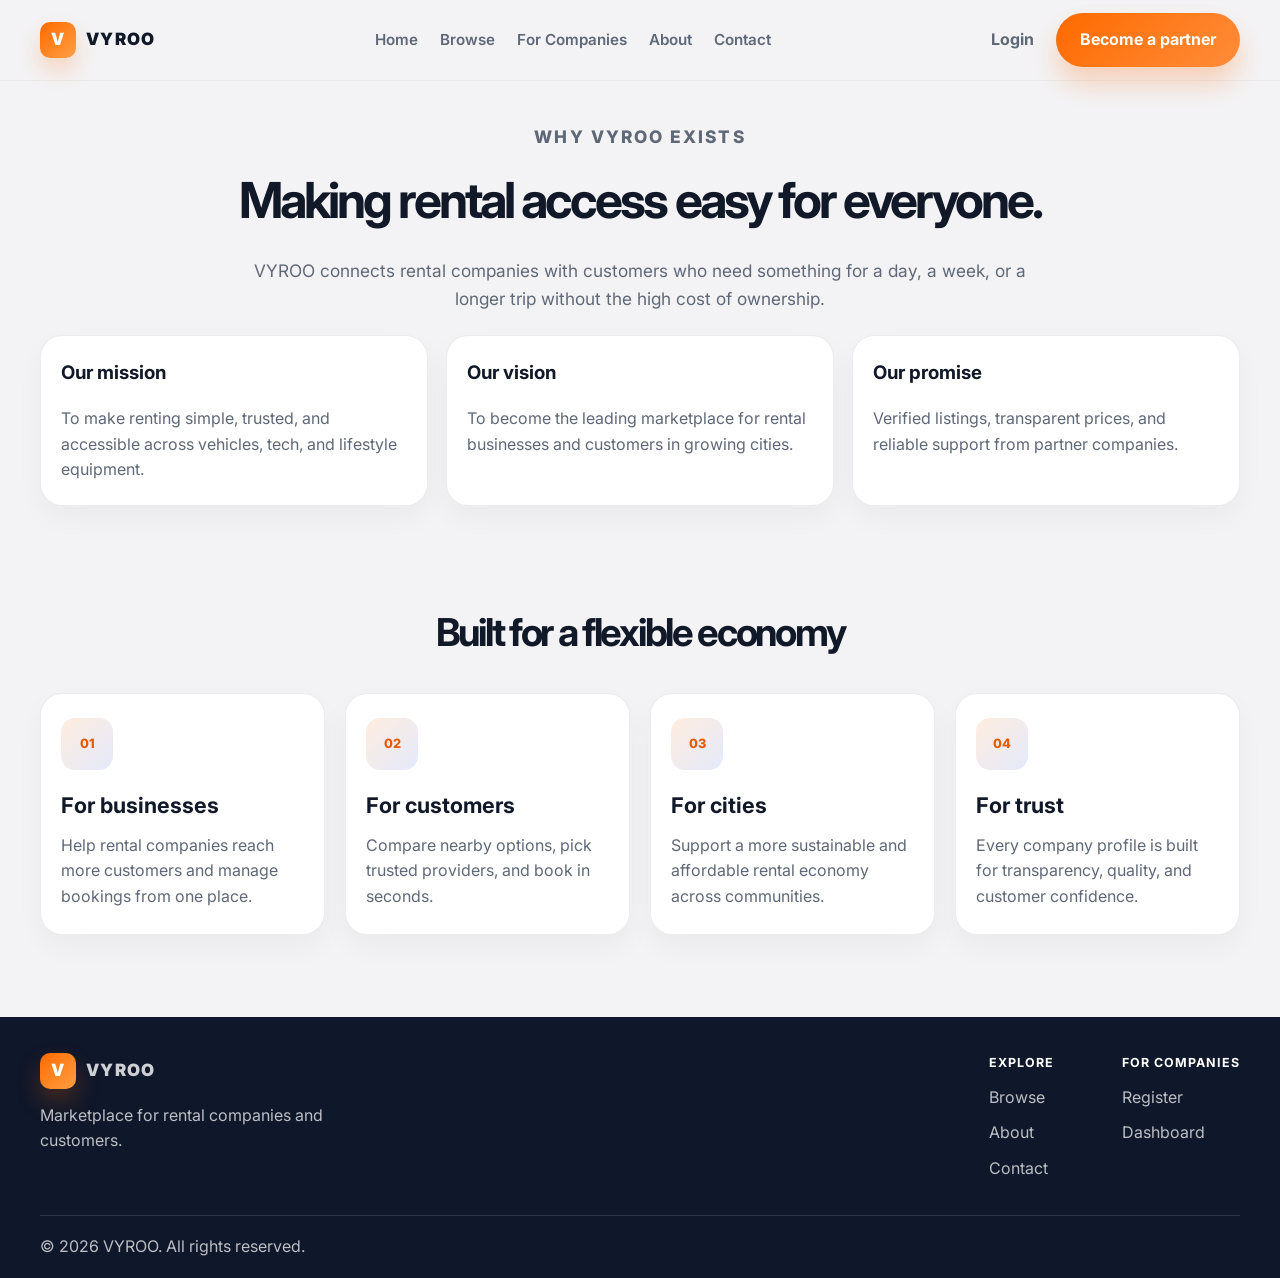
<file: about.html>
<!DOCTYPE html>
<html lang="en">
  <head>
    <meta charset="UTF-8" />
    <meta name="viewport" content="width=device-width, initial-scale=1.0" />
    <title>About | VYROO</title>
    <meta name="description" content="Learn about the VYROO rental marketplace and how it connects rental companies with customers." />
    <link rel="preconnect" href="https://fonts.googleapis.com" />
    <link rel="preconnect" href="https://fonts.gstatic.com" crossorigin />
    <link href="https://fonts.googleapis.com/css2?family=Inter:wght@400;500;600;700;800;900&display=swap" rel="stylesheet" />
    <link rel="stylesheet" href="styles.css" />
  </head>
  <body>
    <header class="site-header">
      <div class="container nav-wrap">
        <a class="brand" href="index.html"><span class="brand-mark">V</span><span>VYROO</span></a>
        <button class="nav-toggle" aria-label="Toggle navigation" aria-expanded="false">
          <span></span><span></span><span></span>
        </button>
        <nav class="main-nav" aria-label="Main navigation">
          <a href="index.html">Home</a>
          <a href="browse.html">Browse</a>
          <a href="register-company.html">For Companies</a>
          <a href="about.html">About</a>
          <a href="contact.html">Contact</a>
        </nav>
        <div class="nav-actions">
          <a class="link-ghost" href="login.html">Login</a>
          <a class="btn btn-primary" href="register-company.html">Become a partner</a>
        </div>
      </div>
    </header>

    <main class="page-shell">
      <section class="container about-hero">
        <p class="mini-label">Why VYROO exists</p>
        <h1>Making rental access easy for everyone.</h1>
        <p>VYROO connects rental companies with customers who need something for a day, a week, or a longer trip without the high cost of ownership.</p>
      </section>

      <section class="container info-grid">
        <div class="info-box">
          <h3>Our mission</h3>
          <p>To make renting simple, trusted, and accessible across vehicles, tech, and lifestyle equipment.</p>
        </div>
        <div class="info-box">
          <h3>Our vision</h3>
          <p>To become the leading marketplace for rental businesses and customers in growing cities.</p>
        </div>
        <div class="info-box">
          <h3>Our promise</h3>
          <p>Verified listings, transparent prices, and reliable support from partner companies.</p>
        </div>
      </section>

      <section class="container team-section">
        <h2>Built for a flexible economy</h2>
        <div class="feature-grid">
          <div class="feature-card">
            <div class="icon-wrap">01</div>
            <h3>For businesses</h3>
            <p>Help rental companies reach more customers and manage bookings from one place.</p>
          </div>
          <div class="feature-card">
            <div class="icon-wrap">02</div>
            <h3>For customers</h3>
            <p>Compare nearby options, pick trusted providers, and book in seconds.</p>
          </div>
          <div class="feature-card">
            <div class="icon-wrap">03</div>
            <h3>For cities</h3>
            <p>Support a more sustainable and affordable rental economy across communities.</p>
          </div>
          <div class="feature-card">
            <div class="icon-wrap">04</div>
            <h3>For trust</h3>
            <p>Every company profile is built for transparency, quality, and customer confidence.</p>
          </div>
        </div>
      </section>
    </main>

    <footer class="site-footer">
      <div class="container footer-wrap">
        <div class="footer-brand">
          <a class="brand" href="index.html"><span class="brand-mark">V</span><span>VYROO</span></a>
          <p>Marketplace for rental companies and customers.</p>
        </div>
        <div class="footer-links">
          <div>
            <h4>Explore</h4>
            <a href="browse.html">Browse</a>
            <a href="about.html">About</a>
            <a href="contact.html">Contact</a>
          </div>
          <div>
            <h4>For companies</h4>
            <a href="register-company.html">Register</a>
            <a href="company-dashboard.html">Dashboard</a>
          </div>
        </div>
      </div>
      <div class="container footer-bottom"><span>© <span id="year"></span> VYROO. All rights reserved.</span></div>
    </footer>

    <script src="script.js"></script>
  </body>
</html>
</file>
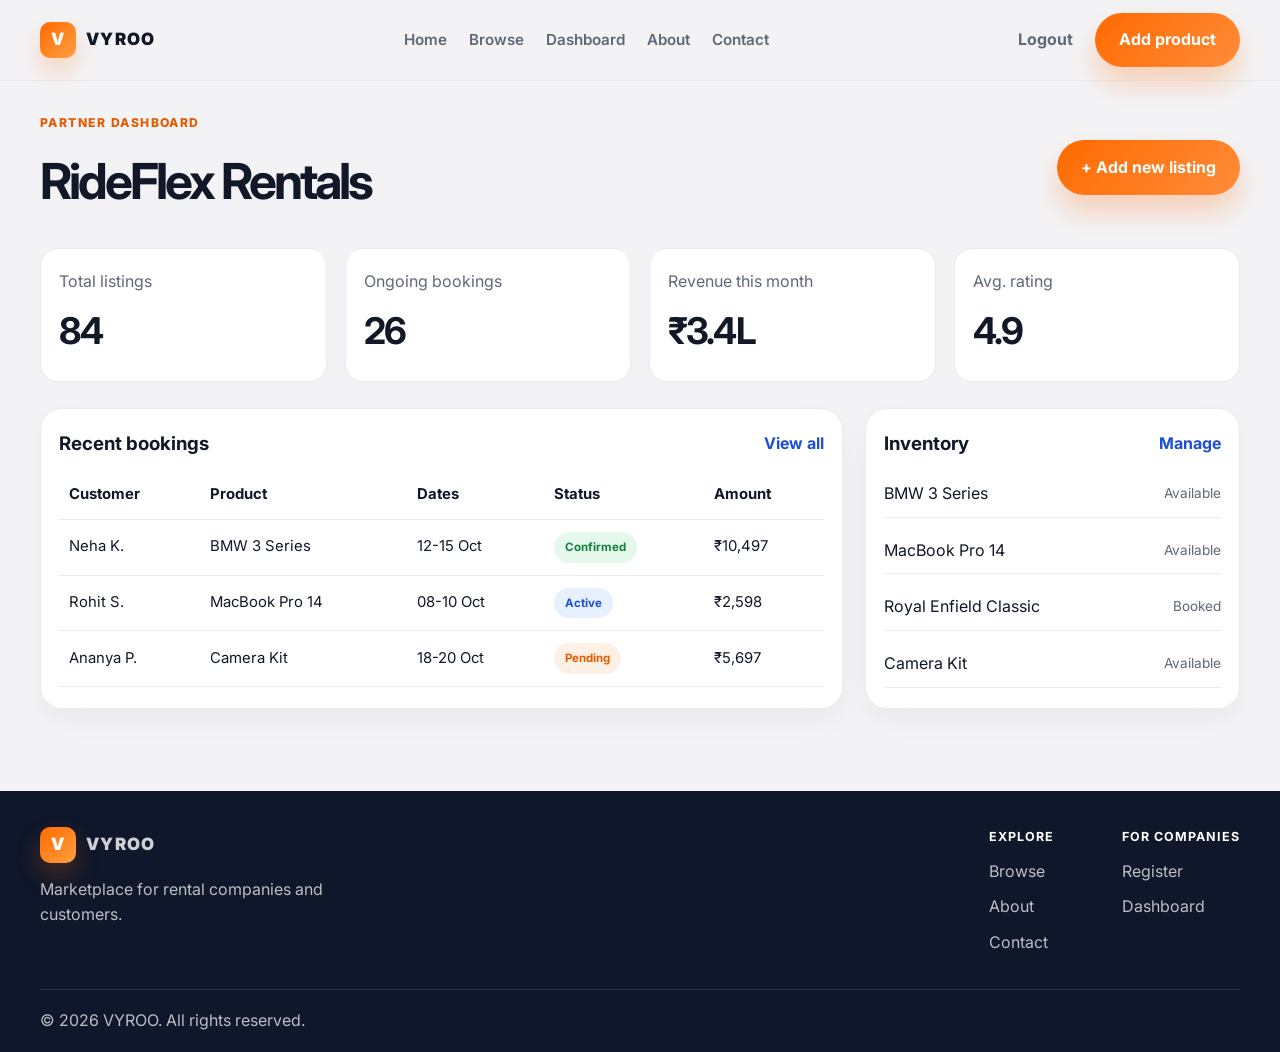
<file: company-dashboard.html>
<!DOCTYPE html>
<html lang="en">
  <head>
    <meta charset="UTF-8" />
    <meta name="viewport" content="width=device-width, initial-scale=1.0" />
    <title>Company Dashboard | VYROO</title>
    <meta name="description" content="Manage your rental inventory and bookings from the VYROO company dashboard." />
    <link rel="preconnect" href="https://fonts.googleapis.com" />
    <link rel="preconnect" href="https://fonts.gstatic.com" crossorigin />
    <link href="https://fonts.googleapis.com/css2?family=Inter:wght@400;500;600;700;800;900&display=swap" rel="stylesheet" />
    <link rel="stylesheet" href="styles.css" />
  </head>
  <body>
    <header class="site-header">
      <div class="container nav-wrap">
        <a class="brand" href="index.html"><span class="brand-mark">V</span><span>VYROO</span></a>
        <button class="nav-toggle" aria-label="Toggle navigation" aria-expanded="false">
          <span></span><span></span><span></span>
        </button>
        <nav class="main-nav" aria-label="Main navigation">
          <a href="index.html">Home</a>
          <a href="browse.html">Browse</a>
          <a href="company-dashboard.html">Dashboard</a>
          <a href="about.html">About</a>
          <a href="contact.html">Contact</a>
        </nav>
        <div class="nav-actions">
          <a class="link-ghost" href="index.html">Logout</a>
          <a class="btn btn-primary" href="register-company.html">Add product</a>
        </div>
      </div>
    </header>

    <main class="page-shell dashboard-shell">
      <section class="container page-header dashboard-header">
        <div>
          <p class="mini-label">Partner dashboard</p>
          <h1>RideFlex Rentals</h1>
        </div>
        <a class="btn btn-primary" href="register-company.html">+ Add new listing</a>
      </section>

      <section class="container dashboard-stats">
        <div class="stat-box">
          <span>Total listings</span>
          <strong>84</strong>
        </div>
        <div class="stat-box">
          <span>Ongoing bookings</span>
          <strong>26</strong>
        </div>
        <div class="stat-box">
          <span>Revenue this month</span>
          <strong>₹3.4L</strong>
        </div>
        <div class="stat-box">
          <span>Avg. rating</span>
          <strong>4.9</strong>
        </div>
      </section>

      <section class="container dashboard-grid">
        <div class="panel-card wide-panel">
          <div class="panel-head">
            <h3>Recent bookings</h3>
            <a href="#">View all</a>
          </div>
          <table class="data-table">
            <thead>
              <tr>
                <th>Customer</th>
                <th>Product</th>
                <th>Dates</th>
                <th>Status</th>
                <th>Amount</th>
              </tr>
            </thead>
            <tbody>
              <tr>
                <td>Neha K.</td>
                <td>BMW 3 Series</td>
                <td>12-15 Oct</td>
                <td><span class="status confirmed">Confirmed</span></td>
                <td>₹10,497</td>
              </tr>
              <tr>
                <td>Rohit S.</td>
                <td>MacBook Pro 14</td>
                <td>08-10 Oct</td>
                <td><span class="status active">Active</span></td>
                <td>₹2,598</td>
              </tr>
              <tr>
                <td>Ananya P.</td>
                <td>Camera Kit</td>
                <td>18-20 Oct</td>
                <td><span class="status pending">Pending</span></td>
                <td>₹5,697</td>
              </tr>
            </tbody>
          </table>
        </div>

        <div class="panel-card">
          <div class="panel-head">
            <h3>Inventory</h3>
            <a href="#">Manage</a>
          </div>
          <ul class="simple-list">
            <li>BMW 3 Series <span>Available</span></li>
            <li>MacBook Pro 14 <span>Available</span></li>
            <li>Royal Enfield Classic <span>Booked</span></li>
            <li>Camera Kit <span>Available</span></li>
          </ul>
        </div>
      </section>
    </main>

    <footer class="site-footer">
      <div class="container footer-wrap">
        <div class="footer-brand">
          <a class="brand" href="index.html"><span class="brand-mark">V</span><span>VYROO</span></a>
          <p>Marketplace for rental companies and customers.</p>
        </div>
        <div class="footer-links">
          <div>
            <h4>Explore</h4>
            <a href="browse.html">Browse</a>
            <a href="about.html">About</a>
            <a href="contact.html">Contact</a>
          </div>
          <div>
            <h4>For companies</h4>
            <a href="register-company.html">Register</a>
            <a href="company-dashboard.html">Dashboard</a>
          </div>
        </div>
      </div>
      <div class="container footer-bottom"><span>© <span id="year"></span> VYROO. All rights reserved.</span></div>
    </footer>

    <script src="script.js"></script>
  </body>
</html>
</file>
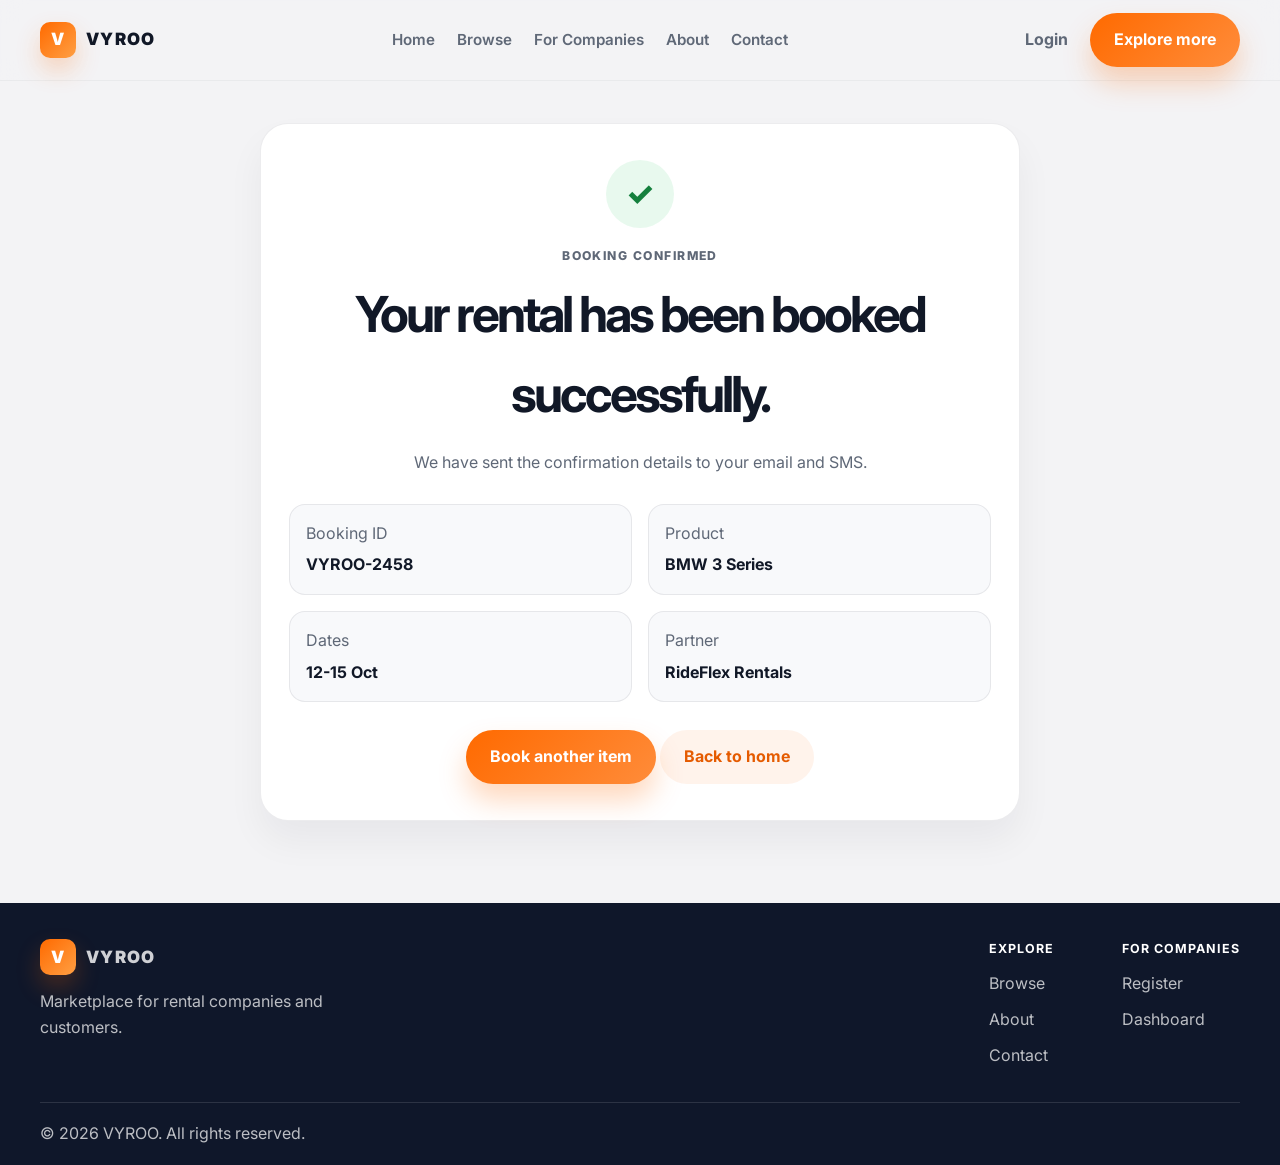
<file: confirmation.html>
<!DOCTYPE html>
<html lang="en">
  <head>
    <meta charset="UTF-8" />
    <meta name="viewport" content="width=device-width, initial-scale=1.0" />
    <title>Booking Confirmed | VYROO</title>
    <meta name="description" content="Confirm your rental booking on VYROO." />
    <link rel="preconnect" href="https://fonts.googleapis.com" />
    <link rel="preconnect" href="https://fonts.gstatic.com" crossorigin />
    <link href="https://fonts.googleapis.com/css2?family=Inter:wght@400;500;600;700;800;900&display=swap" rel="stylesheet" />
    <link rel="stylesheet" href="styles.css" />
  </head>
  <body>
    <header class="site-header">
      <div class="container nav-wrap">
        <a class="brand" href="index.html"><span class="brand-mark">V</span><span>VYROO</span></a>
        <button class="nav-toggle" aria-label="Toggle navigation" aria-expanded="false">
          <span></span><span></span><span></span>
        </button>
        <nav class="main-nav" aria-label="Main navigation">
          <a href="index.html">Home</a>
          <a href="browse.html">Browse</a>
          <a href="register-company.html">For Companies</a>
          <a href="about.html">About</a>
          <a href="contact.html">Contact</a>
        </nav>
        <div class="nav-actions">
          <a class="link-ghost" href="login.html">Login</a>
          <a class="btn btn-primary" href="browse.html">Explore more</a>
        </div>
      </div>
    </header>

    <main class="page-shell">
      <section class="container confirmation-wrap">
        <div class="success-box">
          <div class="success-icon">✓</div>
          <p class="mini-label">Booking confirmed</p>
          <h1>Your rental has been booked successfully.</h1>
          <p>We have sent the confirmation details to your email and SMS.</p>

          <div class="success-summary">
            <div><span>Booking ID</span><strong>VYROO-2458</strong></div>
            <div><span>Product</span><strong>BMW 3 Series</strong></div>
            <div><span>Dates</span><strong>12-15 Oct</strong></div>
            <div><span>Partner</span><strong>RideFlex Rentals</strong></div>
          </div>

          <div class="cta-row">
            <a class="btn btn-primary" href="browse.html">Book another item</a>
            <a class="btn btn-secondary" href="index.html">Back to home</a>
          </div>
        </div>
      </section>
    </main>

    <footer class="site-footer">
      <div class="container footer-wrap">
        <div class="footer-brand">
          <a class="brand" href="index.html"><span class="brand-mark">V</span><span>VYROO</span></a>
          <p>Marketplace for rental companies and customers.</p>
        </div>
        <div class="footer-links">
          <div>
            <h4>Explore</h4>
            <a href="browse.html">Browse</a>
            <a href="about.html">About</a>
            <a href="contact.html">Contact</a>
          </div>
          <div>
            <h4>For companies</h4>
            <a href="register-company.html">Register</a>
            <a href="company-dashboard.html">Dashboard</a>
          </div>
        </div>
      </div>
      <div class="container footer-bottom"><span>© <span id="year"></span> VYROO. All rights reserved.</span></div>
    </footer>

    <script src="script.js"></script>
  </body>
</html>
</file>
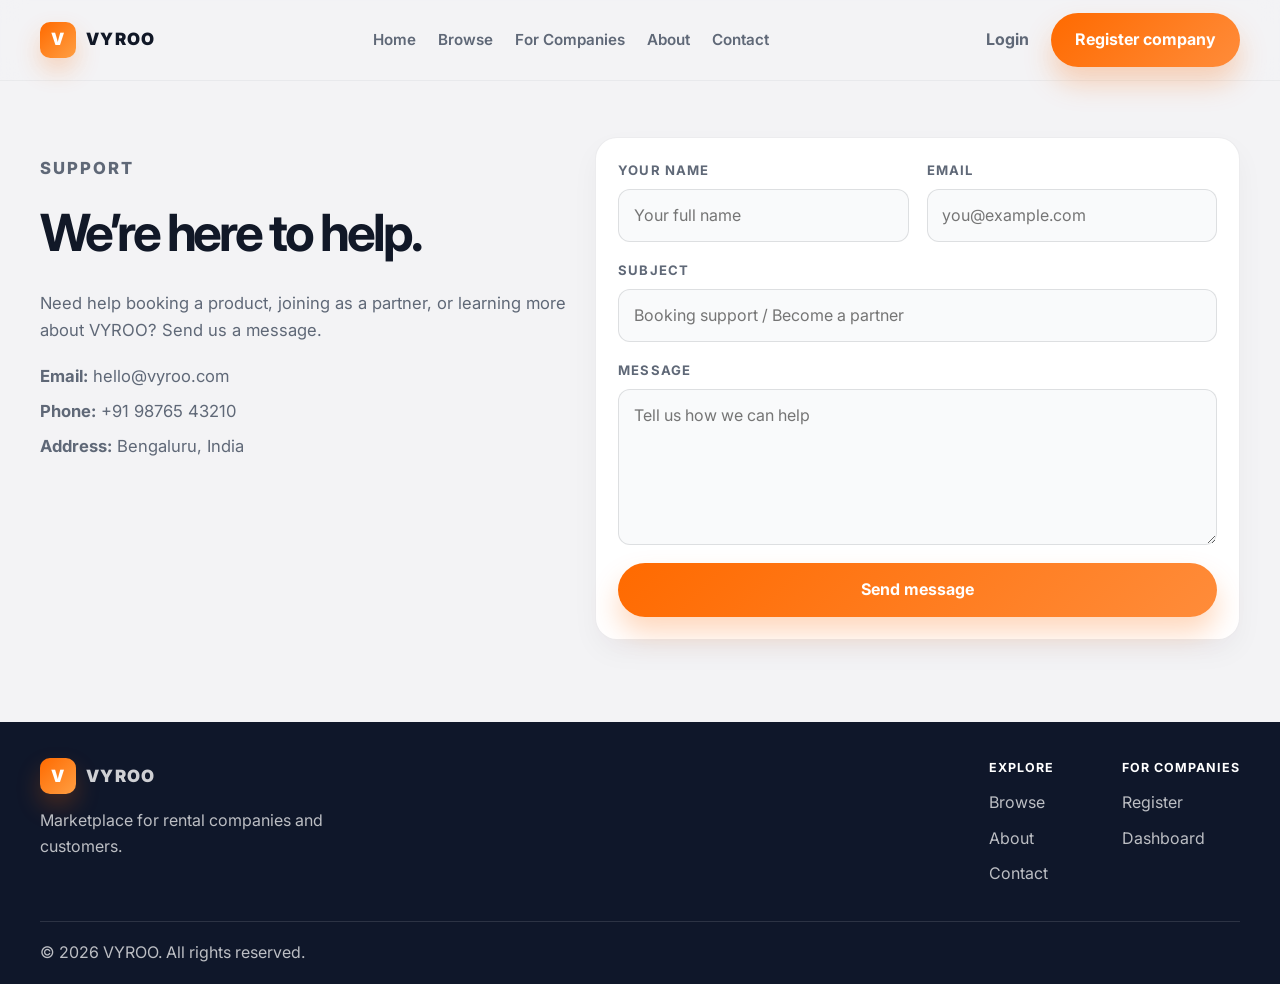
<file: contact.html>
<!DOCTYPE html>
<html lang="en">
  <head>
    <meta charset="UTF-8" />
    <meta name="viewport" content="width=device-width, initial-scale=1.0" />
    <title>Contact | VYROO</title>
    <meta name="description" content="Contact VYROO for support, partnerships, or general inquiries." />
    <link rel="preconnect" href="https://fonts.googleapis.com" />
    <link rel="preconnect" href="https://fonts.gstatic.com" crossorigin />
    <link href="https://fonts.googleapis.com/css2?family=Inter:wght@400;500;600;700;800;900&display=swap" rel="stylesheet" />
    <link rel="stylesheet" href="styles.css" />
  </head>
  <body>
    <header class="site-header">
      <div class="container nav-wrap">
        <a class="brand" href="index.html"><span class="brand-mark">V</span><span>VYROO</span></a>
        <button class="nav-toggle" aria-label="Toggle navigation" aria-expanded="false">
          <span></span><span></span><span></span>
        </button>
        <nav class="main-nav" aria-label="Main navigation">
          <a href="index.html">Home</a>
          <a href="browse.html">Browse</a>
          <a href="register-company.html">For Companies</a>
          <a href="about.html">About</a>
          <a href="contact.html">Contact</a>
        </nav>
        <div class="nav-actions">
          <a class="link-ghost" href="login.html">Login</a>
          <a class="btn btn-primary" href="register-company.html">Register company</a>
        </div>
      </div>
    </header>

    <main class="page-shell">
      <section class="container form-layout contact-layout">
        <div class="form-copy">
          <p class="mini-label">Support</p>
          <h1>We’re here to help.</h1>
          <p>Need help booking a product, joining as a partner, or learning more about VYROO? Send us a message.</p>
          <div class="contact-points">
            <p><strong>Email:</strong> hello@vyroo.com</p>
            <p><strong>Phone:</strong> +91 98765 43210</p>
            <p><strong>Address:</strong> Bengaluru, India</p>
          </div>
        </div>

        <form class="form-card">
          <div class="form-grid two-col">
            <div class="field-group">
              <label>Your name</label>
              <input type="text" placeholder="Your full name" />
            </div>
            <div class="field-group">
              <label>Email</label>
              <input type="email" placeholder="you@example.com" />
            </div>
            <div class="field-group full-width">
              <label>Subject</label>
              <input type="text" placeholder="Booking support / Become a partner" />
            </div>
            <div class="field-group full-width">
              <label>Message</label>
              <textarea rows="5" placeholder="Tell us how we can help"></textarea>
            </div>
          </div>
          <button type="submit" class="btn btn-primary full-btn">Send message</button>
        </form>
      </section>
    </main>

    <footer class="site-footer">
      <div class="container footer-wrap">
        <div class="footer-brand">
          <a class="brand" href="index.html"><span class="brand-mark">V</span><span>VYROO</span></a>
          <p>Marketplace for rental companies and customers.</p>
        </div>
        <div class="footer-links">
          <div>
            <h4>Explore</h4>
            <a href="browse.html">Browse</a>
            <a href="about.html">About</a>
            <a href="contact.html">Contact</a>
          </div>
          <div>
            <h4>For companies</h4>
            <a href="register-company.html">Register</a>
            <a href="company-dashboard.html">Dashboard</a>
          </div>
        </div>
      </div>
      <div class="container footer-bottom"><span>© <span id="year"></span> VYROO. All rights reserved.</span></div>
    </footer>

    <script src="script.js"></script>
  </body>
</html>
</file>
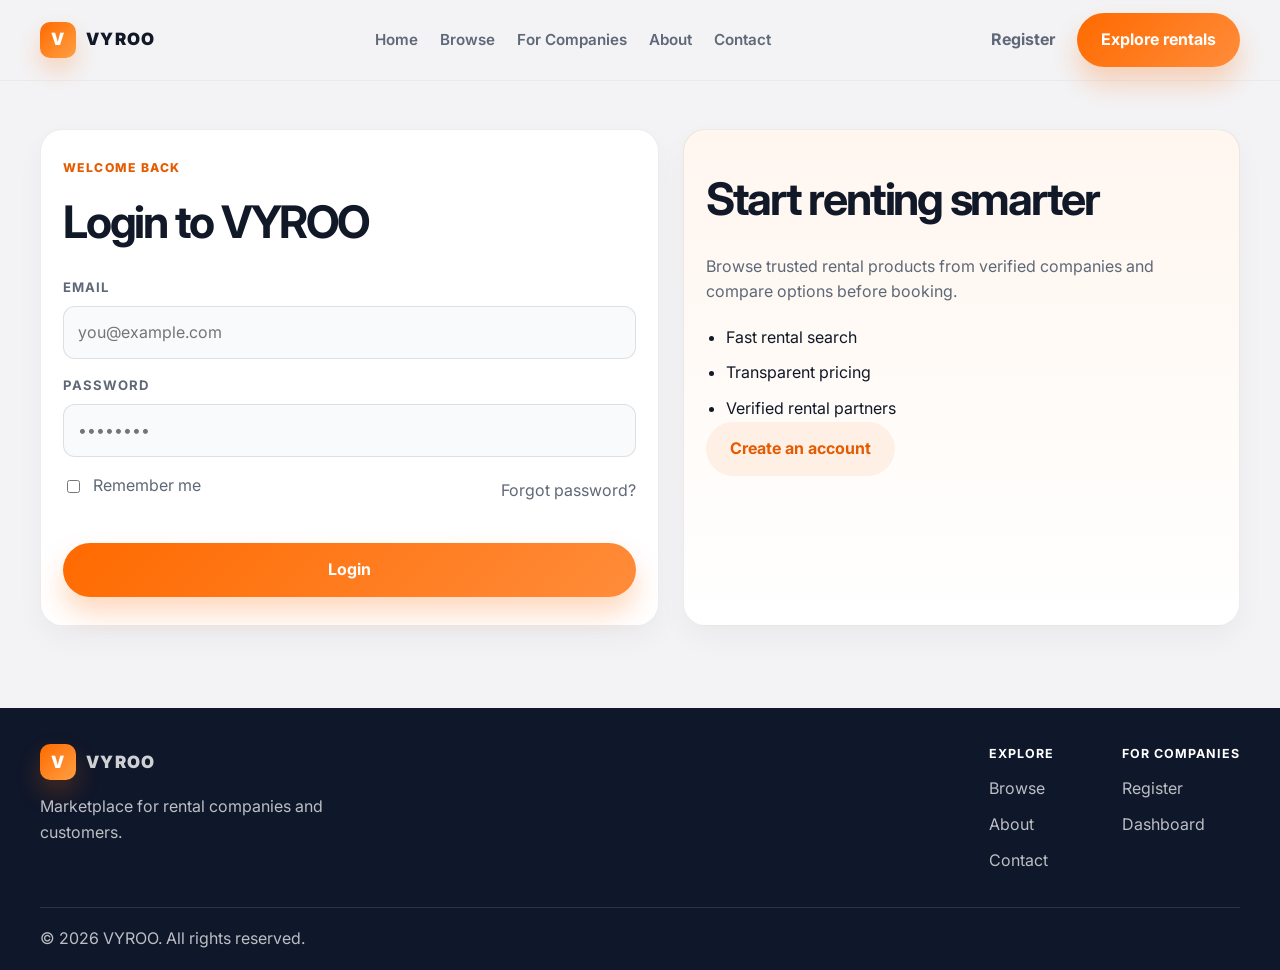
<file: login.html>
<!DOCTYPE html>
<html lang="en">
  <head>
    <meta charset="UTF-8" />
    <meta name="viewport" content="width=device-width, initial-scale=1.0" />
    <title>Login | VYROO</title>
    <meta name="description" content="Login to VYROO to browse and book rentals or manage a company account." />
    <link rel="preconnect" href="https://fonts.googleapis.com" />
    <link rel="preconnect" href="https://fonts.gstatic.com" crossorigin />
    <link href="https://fonts.googleapis.com/css2?family=Inter:wght@400;500;600;700;800;900&display=swap" rel="stylesheet" />
    <link rel="stylesheet" href="styles.css" />
  </head>
  <body>
    <header class="site-header">
      <div class="container nav-wrap">
        <a class="brand" href="index.html"><span class="brand-mark">V</span><span>VYROO</span></a>
        <button class="nav-toggle" aria-label="Toggle navigation" aria-expanded="false">
          <span></span><span></span><span></span>
        </button>
        <nav class="main-nav" aria-label="Main navigation">
          <a href="index.html">Home</a>
          <a href="browse.html">Browse</a>
          <a href="register-company.html">For Companies</a>
          <a href="about.html">About</a>
          <a href="contact.html">Contact</a>
        </nav>
        <div class="nav-actions">
          <a class="link-ghost" href="register-company.html">Register</a>
          <a class="btn btn-primary" href="browse.html">Explore rentals</a>
        </div>
      </div>
    </header>

    <main class="page-shell auth-shell">
      <section class="container auth-box">
        <div class="auth-card">
          <p class="mini-label">Welcome back</p>
          <h1>Login to VYROO</h1>
          <form class="stack-form">
            <div class="field-group">
              <label>Email</label>
              <input type="email" placeholder="you@example.com" />
            </div>
            <div class="field-group">
              <label>Password</label>
              <input type="password" placeholder="••••••••" />
            </div>
            <div class="form-row-inline">
              <label class="check-item"><input type="checkbox" /> Remember me</label>
              <a href="#">Forgot password?</a>
            </div>
            <button type="submit" class="btn btn-primary full-btn">Login</button>
          </form>
        </div>

        <div class="auth-side">
          <h2>Start renting smarter</h2>
          <p>Browse trusted rental products from verified companies and compare options before booking.</p>
          <ul class="check-list">
            <li>Fast rental search</li>
            <li>Transparent pricing</li>
            <li>Verified rental partners</li>
          </ul>
          <a class="btn btn-secondary" href="register-company.html">Create an account</a>
        </div>
      </section>
    </main>

    <footer class="site-footer">
      <div class="container footer-wrap">
        <div class="footer-brand">
          <a class="brand" href="index.html"><span class="brand-mark">V</span><span>VYROO</span></a>
          <p>Marketplace for rental companies and customers.</p>
        </div>
        <div class="footer-links">
          <div>
            <h4>Explore</h4>
            <a href="browse.html">Browse</a>
            <a href="about.html">About</a>
            <a href="contact.html">Contact</a>
          </div>
          <div>
            <h4>For companies</h4>
            <a href="register-company.html">Register</a>
            <a href="company-dashboard.html">Dashboard</a>
          </div>
        </div>
      </div>
      <div class="container footer-bottom"><span>© <span id="year"></span> VYROO. All rights reserved.</span></div>
    </footer>

    <script src="script.js"></script>
  </body>
</html>
</file>
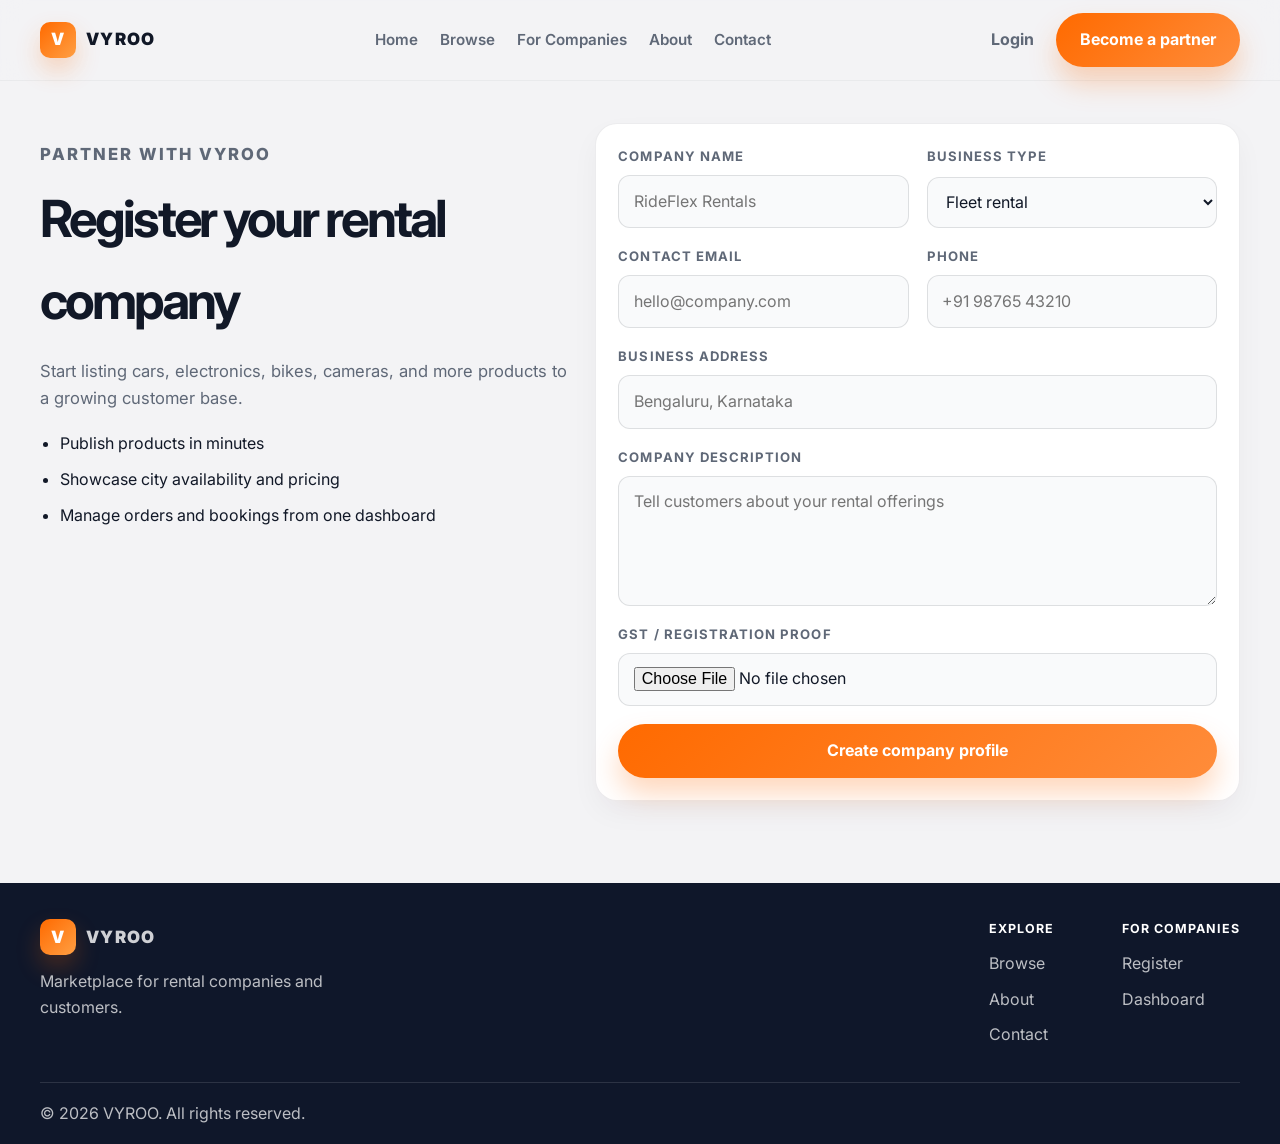
<file: register-company.html>
<!DOCTYPE html>
<html lang="en">
  <head>
    <meta charset="UTF-8" />
    <meta name="viewport" content="width=device-width, initial-scale=1.0" />
    <title>Register Company | VYROO</title>
    <meta name="description" content="Register your rental company on VYROO and start listing rentals." />
    <link rel="preconnect" href="https://fonts.googleapis.com" />
    <link rel="preconnect" href="https://fonts.gstatic.com" crossorigin />
    <link href="https://fonts.googleapis.com/css2?family=Inter:wght@400;500;600;700;800;900&display=swap" rel="stylesheet" />
    <link rel="stylesheet" href="styles.css" />
  </head>
  <body>
    <header class="site-header">
      <div class="container nav-wrap">
        <a class="brand" href="index.html"><span class="brand-mark">V</span><span>VYROO</span></a>
        <button class="nav-toggle" aria-label="Toggle navigation" aria-expanded="false">
          <span></span><span></span><span></span>
        </button>
        <nav class="main-nav" aria-label="Main navigation">
          <a href="index.html">Home</a>
          <a href="browse.html">Browse</a>
          <a href="register-company.html">For Companies</a>
          <a href="about.html">About</a>
          <a href="contact.html">Contact</a>
        </nav>
        <div class="nav-actions">
          <a class="link-ghost" href="login.html">Login</a>
          <a class="btn btn-primary" href="login.html">Become a partner</a>
        </div>
      </div>
    </header>

    <main class="page-shell">
      <section class="container form-layout">
        <div class="form-copy">
          <p class="mini-label">Partner with VYROO</p>
          <h1>Register your rental company</h1>
          <p>Start listing cars, electronics, bikes, cameras, and more products to a growing customer base.</p>
          <ul class="check-list">
            <li>Publish products in minutes</li>
            <li>Showcase city availability and pricing</li>
            <li>Manage orders and bookings from one dashboard</li>
          </ul>
        </div>

        <form class="form-card">
          <div class="form-grid two-col">
            <div class="field-group">
              <label>Company name</label>
              <input type="text" placeholder="RideFlex Rentals" />
            </div>
            <div class="field-group">
              <label>Business type</label>
              <select>
                <option>Fleet rental</option>
                <option>Electronics rental</option>
                <option>Bike rental</option>
                <option>Camera rental</option>
                <option>Other</option>
              </select>
            </div>
            <div class="field-group">
              <label>Contact email</label>
              <input type="email" placeholder="hello@company.com" />
            </div>
            <div class="field-group">
              <label>Phone</label>
              <input type="tel" placeholder="+91 98765 43210" />
            </div>
            <div class="field-group full-width">
              <label>Business address</label>
              <input type="text" placeholder="Bengaluru, Karnataka" />
            </div>
            <div class="field-group full-width">
              <label>Company description</label>
              <textarea rows="4" placeholder="Tell customers about your rental offerings"></textarea>
            </div>
            <div class="field-group full-width">
              <label>GST / Registration proof</label>
              <input type="file" />
            </div>
          </div>
          <button class="btn btn-primary full-btn" type="submit">Create company profile</button>
        </form>
      </section>
    </main>

    <footer class="site-footer">
      <div class="container footer-wrap">
        <div class="footer-brand">
          <a class="brand" href="index.html"><span class="brand-mark">V</span><span>VYROO</span></a>
          <p>Marketplace for rental companies and customers.</p>
        </div>
        <div class="footer-links">
          <div>
            <h4>Explore</h4>
            <a href="browse.html">Browse</a>
            <a href="about.html">About</a>
            <a href="contact.html">Contact</a>
          </div>
          <div>
            <h4>For companies</h4>
            <a href="register-company.html">Register</a>
            <a href="company-dashboard.html">Dashboard</a>
          </div>
        </div>
      </div>
      <div class="container footer-bottom"><span>© <span id="year"></span> VYROO. All rights reserved.</span></div>
    </footer>

    <script src="script.js"></script>
  </body>
</html>
</file>
<file: styles.css>
:root {
  --bg: #f3f3f5;
  --panel: #ffffff;
  --panel-soft: #f8f9fb;
  --primary: #ff6a00;
  --primary-dark: #e55b00;
  --secondary: #1d4ed8;
  --text: #111827;
  --muted: #5f6877;
  --line: rgba(17, 24, 39, 0.08);
  --shadow: 0 18px 45px rgba(15, 23, 42, 0.08);
  --container: 1200px;
}

* {
  box-sizing: border-box;
}

html {
  scroll-behavior: smooth;
}

body {
  margin: 0;
  font-family: "Inter", sans-serif;
  background: var(--bg);
  color: var(--text);
  line-height: 1.6;
}

a {
  color: inherit;
  text-decoration: none;
}

img {
  display: block;
  width: 100%;
}

button {
  font: inherit;
}

.container {
  width: min(var(--container), calc(100% - 32px));
  margin: 0 auto;
}

.site-header {
  position: sticky;
  top: 0;
  z-index: 50;
  background: rgba(243, 243, 245, 0.85);
  backdrop-filter: blur(12px);
  border-bottom: 1px solid rgba(17, 24, 39, 0.04);
}

.nav-wrap {
  display: flex;
  align-items: center;
  justify-content: space-between;
  min-height: 80px;
  gap: 20px;
}

.brand {
  display: inline-flex;
  align-items: center;
  gap: 10px;
  font-size: 1.06rem;
  font-weight: 900;
  letter-spacing: 0.08em;
}

.brand-mark {
  display: inline-flex;
  align-items: center;
  justify-content: center;
  width: 36px;
  height: 36px;
  border-radius: 10px;
  background: linear-gradient(135deg, var(--primary), #ff9f43);
  color: white;
  box-shadow: 0 12px 25px rgba(255, 106, 0, 0.24);
}

.main-nav,
.nav-actions {
  display: flex;
  align-items: center;
  gap: 22px;
}

.main-nav a {
  color: var(--muted);
  font-weight: 600;
  font-size: 0.95rem;
}

.link-ghost {
  color: var(--muted);
  font-weight: 700;
}

.btn {
  display: inline-flex;
  align-items: center;
  justify-content: center;
  border: none;
  border-radius: 999px;
  padding: 0.9rem 1.5rem;
  font-weight: 700;
  cursor: pointer;
  transition: transform 0.2s ease, box-shadow 0.2s ease;
}

.btn:hover {
  transform: translateY(-1px);
}

.btn-primary {
  background: linear-gradient(135deg, var(--primary), #ff8c3a);
  color: #fff;
  box-shadow: 0 16px 28px rgba(255, 106, 0, 0.26);
}

.btn-secondary {
  background: rgba(255, 106, 0, 0.08);
  color: var(--primary-dark);
}

.btn-light {
  background: rgba(255, 255, 255, 0.12);
  color: #fff;
  border: 1px solid rgba(255, 255, 255, 0.18);
}

.hero {
  padding: 56px 0 26px;
}

.hero-grid {
  display: grid;
  grid-template-columns: 1.08fr 0.92fr;
  align-items: center;
  gap: 36px;
}

.eyebrow {
  display: inline-block;
  font-size: 0.76rem;
  font-weight: 800;
  letter-spacing: 0.11em;
  text-transform: uppercase;
  color: var(--primary-dark);
  background: rgba(255, 106, 0, 0.1);
  padding: 0.7rem 0.9rem;
  border-radius: 999px;
}

.eyebrow.light {
  background: rgba(255, 255, 255, 0.12);
  color: rgba(255, 255, 255, 0.9);
}

.hero-copy h1 {
  margin: 18px 0 16px;
  font-size: clamp(2.8rem, 5vw, 5rem);
  line-height: 1.05;
  letter-spacing: -0.07em;
}

.hero-text {
  max-width: 600px;
  color: var(--muted);
  font-size: 1.1rem;
}

.search-panel {
  margin-top: 30px;
  background: rgba(255, 255, 255, 0.9);
  border: 1px solid var(--line);
  box-shadow: var(--shadow);
  border-radius: 22px;
  padding: 16px;
}

.search-box-row {
  display: grid;
  grid-template-columns: 1.6fr 1.1fr 1.1fr auto;
  gap: 12px;
  align-items: center;
}

.search-field {
  display: grid;
  gap: 4px;
  background: var(--panel-soft);
  border: 1px solid rgba(17, 24, 39, 0.04);
  border-radius: 14px;
  padding: 12px 14px;
}

.search-field label {
  font-size: 0.72rem;
  font-weight: 700;
  letter-spacing: 0.08em;
  text-transform: uppercase;
  color: var(--muted);
}

.search-field span {
  font-size: 0.96rem;
  font-weight: 600;
}

.search-btn {
  min-height: 54px;
}

.trust-row {
  display: flex;
  flex-wrap: wrap;
  gap: 32px;
  margin-top: 32px;
}

.trust-row div {
  display: grid;
  gap: 6px;
}

.trust-row strong {
  font-size: 1.5rem;
  line-height: 1;
}

.trust-row span {
  font-size: 0.9rem;
  color: var(--muted);
}

.hero-visual {
  display: flex;
  justify-content: center;
}

.product-highlight {
  position: relative;
  width: min(100%, 560px);
}

.product-highlight img {
  height: 620px;
  object-fit: cover;
  border-radius: 34px;
  box-shadow: var(--shadow);
}

.highlight-card {
  position: absolute;
  left: 22px;
  right: 22px;
  bottom: 22px;
  background: rgba(255, 255, 255, 0.92);
  border: 1px solid rgba(17, 24, 39, 0.04);
  border-radius: 22px;
  padding: 18px 20px;
  backdrop-filter: blur(10px);
}

.badge {
  display: inline-flex;
  padding: 0.38rem 0.7rem;
  border-radius: 999px;
  background: rgba(255, 106, 0, 0.12);
  color: var(--primary-dark);
  font-size: 0.72rem;
  font-weight: 700;
  letter-spacing: 0.08em;
  text-transform: uppercase;
}

.highlight-card h3 {
  margin: 12px 0 6px;
  font-size: 1.7rem;
}

.highlight-card p {
  margin: 0;
  color: var(--muted);
}

.price-row {
  margin-top: 14px;
  display: flex;
  justify-content: space-between;
  align-items: center;
  gap: 14px;
}

.price-row strong {
  font-size: 1.45rem;
}

.price-row span {
  font-size: 0.85rem;
  color: var(--muted);
}

.categories,
.featured,
.features,
.steps,
.reviews {
  padding: 84px 0 0;
}

.section-head,
.section-header {
  display: flex;
  align-items: end;
  justify-content: space-between;
  gap: 20px;
  margin-bottom: 28px;
}

.section-header.center {
  justify-content: center;
  flex-direction: column;
  align-items: center;
  text-align: center;
}

.section-head h2,
.section-header h2 {
  margin: 12px 0 0;
  font-size: clamp(2rem, 3vw, 3rem);
  letter-spacing: -0.06em;
}

.view-link {
  color: var(--secondary);
  font-weight: 700;
}

.category-grid {
  display: grid;
  grid-template-columns: repeat(5, minmax(0, 1fr));
  gap: 18px;
}

.category-card {
  display: block;
  background: #fff;
  border: 1px solid rgba(17, 24, 39, 0.06);
  border-radius: 18px;
  padding: 14px 12px 16px;
  text-align: center;
  color: inherit;
  transition: transform 0.2s ease, box-shadow 0.2s ease;
  box-shadow: 0 12px 28px rgba(15, 23, 42, 0.03);
}

.category-card:hover {
  transform: translateY(-2px);
  box-shadow: 0 16px 30px rgba(15, 23, 42, 0.06);
}

.category-thumb {
  display: flex;
  align-items: center;
  justify-content: center;
  width: 90px;
  height: 90px;
  margin: 0 auto 10px;
  font-size: 3rem;
  line-height: 1;
  border-radius: 20px;
  background: linear-gradient(135deg, #fff4eb, #fff);
  border: 1px solid rgba(255, 106, 0, 0.12);
}

.car-card .category-thumb { background: linear-gradient(135deg, #fff3e8, #fff); }
.laptop-card .category-thumb { background: linear-gradient(135deg, #eaf5ff, #fff); }
.bike-card .category-thumb { background: linear-gradient(135deg, #eef8eb, #fff); }
.camera-card .category-thumb { background: linear-gradient(135deg, #f7f0ff, #fff); }
.drone-card .category-thumb { background: linear-gradient(135deg, #ebfaf3, #fff); }
.ps5-card .category-thumb { background: linear-gradient(135deg, #fff0f4, #fff); }
.tools-card .category-thumb { background: linear-gradient(135deg, #fff8e8, #fff); }
.audio-card .category-thumb { background: linear-gradient(135deg, #eef9ff, #fff); }

.category-card span {
  display: block;
  font-size: 0.96rem;
  font-weight: 700;
  color: #1f2937;
}

.property-grid {
  display: grid;
  grid-template-columns: repeat(3, minmax(0, 1fr));
  gap: 22px;
}

.property-card {
  overflow: hidden;
  background: var(--panel);
  border: 1px solid var(--line);
  border-radius: 22px;
  box-shadow: 0 12px 28px rgba(17, 24, 39, 0.05);
}

.property-card img {
  height: 250px;
  object-fit: cover;
}

.card-body {
  padding: 18px 18px 20px;
}

.meta-row {
  display: flex;
  flex-wrap: wrap;
  gap: 10px;
  color: var(--muted);
  font-size: 0.76rem;
}

.listing-label {
  display: inline-flex;
  background: rgba(29, 78, 216, 0.08);
  color: var(--secondary);
  border-radius: 999px;
  padding: 0.42rem 0.8rem;
  font-size: 0.72rem;
  font-weight: 700;
  margin-bottom: 10px;
}

.card-body h3 {
  margin: 12px 0 6px;
  font-size: 1.5rem;
  letter-spacing: -0.04em;
}

.card-body p {
  margin: 0;
  color: var(--muted);
}

.card-footer {
  margin-top: 18px;
  display: flex;
  align-items: center;
  justify-content: space-between;
  gap: 14px;
}

.card-footer strong {
  font-size: 1.45rem;
}

.card-footer button {
  border: none;
  background: rgba(255, 106, 0, 0.1);
  color: var(--primary-dark);
  border-radius: 999px;
  padding: 0.7rem 0.95rem;
  font-weight: 700;
  cursor: pointer;
}

.feature-grid {
  display: grid;
  grid-template-columns: repeat(4, minmax(0, 1fr));
  gap: 20px;
  margin-top: 30px;
}

.feature-card {
  background: var(--panel);
  border: 1px solid var(--line);
  border-radius: 22px;
  padding: 24px 20px;
  box-shadow: 0 12px 28px rgba(17, 24, 39, 0.04);
}

.icon-wrap {
  width: 52px;
  height: 52px;
  display: inline-flex;
  align-items: center;
  justify-content: center;
  border-radius: 14px;
  background: linear-gradient(135deg, rgba(255, 106, 0, 0.12), rgba(29, 78, 216, 0.12));
  color: var(--primary-dark);
  font-size: 0.8rem;
  font-weight: 800;
  margin-bottom: 18px;
}

.feature-card h3 {
  margin: 0 0 10px;
  font-size: 1.35rem;
}

.feature-card p {
  margin: 0;
  color: var(--muted);
}

.step-grid {
  display: grid;
  grid-template-columns: repeat(3, minmax(0, 1fr));
  gap: 22px;
  margin-top: 32px;
}

.step-card {
  background: linear-gradient(180deg, #ffffff, #f8fafc);
  border: 1px solid var(--line);
  border-radius: 24px;
  padding: 28px 22px;
  box-shadow: 0 12px 28px rgba(17, 24, 39, 0.04);
}

.step-number {
  width: 52px;
  height: 52px;
  display: inline-flex;
  align-items: center;
  justify-content: center;
  border-radius: 12px;
  background: rgba(29, 78, 216, 0.08);
  color: var(--secondary);
  font-weight: 800;
  margin-bottom: 18px;
}

.step-card h3 {
  margin: 0 0 10px;
  font-size: 1.5rem;
}

.step-card p {
  margin: 0;
  color: var(--muted);
}

.testimonial-grid {
  display: grid;
  grid-template-columns: repeat(3, minmax(0, 1fr));
  gap: 22px;
  margin-top: 30px;
}

.testimonial-card {
  background: var(--panel);
  border: 1px solid var(--line);
  border-radius: 22px;
  padding: 24px 22px;
  box-shadow: 0 12px 28px rgba(17, 24, 39, 0.04);
}

.stars {
  color: #fbbf24;
  letter-spacing: 0.16em;
  font-size: 0.95rem;
}

.testimonial-card p {
  margin: 18px 0 18px;
  color: var(--muted);
}

.author {
  display: grid;
  gap: 2px;
}

.author span {
  color: var(--muted);
  font-size: 0.9rem;
}

.cta-banner {
  padding: 94px 0 0;
}

.cta-box {
  background: linear-gradient(135deg, #101828, #ef6b00 55%, #ff8a3d);
  border-radius: 28px;
  padding: 34px 30px;
  display: flex;
  align-items: center;
  justify-content: space-between;
  gap: 20px;
  box-shadow: 0 30px 60px rgba(255, 106, 0, 0.2);
}

.cta-box h2 {
  margin: 10px 0 0;
  color: #fff;
  font-size: clamp(2rem, 3vw, 2.8rem);
  letter-spacing: -0.05em;
}

.site-footer {
  margin-top: 64px;
  padding: 36px 0 18px;
  background: #0f172a;
  color: rgba(255, 255, 255, 0.8);
}

.footer-wrap {
  display: flex;
  align-items: flex-start;
  justify-content: space-between;
  gap: 20px;
}

.footer-brand {
  max-width: 340px;
}

.footer-brand p {
  margin-top: 14px;
  color: rgba(255, 255, 255, 0.72);
}

.footer-links {
  display: flex;
  gap: 68px;
}

.footer-links h4 {
  margin: 0 0 12px;
  color: white;
  font-size: 0.78rem;
  letter-spacing: 0.08em;
  text-transform: uppercase;
}

.footer-links a {
  display: block;
  color: rgba(255, 255, 255, 0.72);
  margin-bottom: 10px;
}

.footer-bottom {
  margin-top: 24px;
  padding-top: 18px;
  border-top: 1px solid rgba(255, 255, 255, 0.12);
  color: rgba(255, 255, 255, 0.72);
}

.nav-toggle {
  display: none;
  width: 46px;
  height: 46px;
  border: 1px solid rgba(17, 24, 39, 0.08);
  border-radius: 12px;
  background: white;
  flex-direction: column;
  justify-content: center;
  align-items: center;
  gap: 5px;
  cursor: pointer;
}

.nav-toggle span {
  width: 18px;
  height: 2px;
  border-radius: 10px;
  background: var(--text);
}

@media (max-width: 980px) {
  .hero-grid,
  .property-grid,
  .feature-grid,
  .step-grid,
  .testimonial-grid,
  .category-grid {
    grid-template-columns: 1fr 1fr;
  }

  .hero-grid {
    grid-template-columns: 1fr;
  }

  .main-nav {
    display: none;
  }

  .nav-toggle {
    display: inline-flex;
  }

  .nav-wrap {
    position: relative;
  }

  .main-nav.open {
    position: absolute;
    left: 0;
    right: 0;
    top: calc(100% + 10px);
    display: flex;
    flex-direction: column;
    padding: 18px 20px;
    background: rgba(255, 255, 255, 0.98);
    border: 1px solid var(--line);
    border-radius: 18px;
    box-shadow: 0 18px 40px rgba(15, 23, 42, 0.12);
  }

  .nav-actions {
    display: none;
  }

  .search-box-row {
    grid-template-columns: 1fr;
  }

  .property-grid,
  .feature-grid,
  .step-grid,
  .testimonial-grid,
  .category-grid {
    grid-template-columns: 1fr;
  }

  .cta-box,
  .footer-wrap {
    flex-direction: column;
    align-items: flex-start;
  }
}

@media (max-width: 560px) {
  .hero {
    padding-top: 34px;
  }

  .hero-copy h1 {
    font-size: 2.6rem;
  }

  .product-highlight img {
    height: 440px;
  }

  .highlight-card {
    left: 14px;
    right: 14px;
    bottom: 14px;
  }

  .section-head,
  .section-header {
    align-items: flex-start;
    flex-direction: column;
  }
}

.page-shell {
  padding: 42px 0 18px;
}

.page-header {
  display: flex;
  align-items: end;
  justify-content: space-between;
  gap: 16px;
  margin-bottom: 26px;
}

.mini-label {
  font-size: 0.76rem;
  letter-spacing: 0.12em;
  text-transform: uppercase;
  color: var(--primary-dark);
  font-weight: 800;
  margin: 0 0 10px;
}

.page-header h1,
.about-hero h1,
.success-box h1 {
  margin: 0;
  font-size: clamp(2.2rem, 4vw, 3.1rem);
  letter-spacing: -0.06em;
}

.filter-panel,
.panel-card,
.form-card,
.info-box,
.auth-card,
.auth-side,
.summary-panel,
.spec-card {
  background: var(--panel);
  border: 1px solid var(--line);
  border-radius: 22px;
  box-shadow: 0 12px 28px rgba(17, 24, 39, 0.04);
}

.filter-panel {
  padding: 18px;
  margin-bottom: 28px;
}

.filter-grid {
  display: grid;
  grid-template-columns: 1.6fr 1.1fr 1.1fr 1.1fr auto;
  gap: 12px;
  align-items: center;
}

.listing-layout {
  display: grid;
  grid-template-columns: 260px minmax(0, 1fr);
  gap: 26px;
  align-items: start;
}

.sidebar {
  display: grid;
  gap: 18px;
}

.side-card {
  background: var(--panel);
  border: 1px solid var(--line);
  border-radius: 18px;
  padding: 18px 16px;
}

.side-card h3 {
  margin: 0 0 12px;
  font-size: 1.15rem;
}

.side-card ul {
  list-style: none;
  padding: 0;
  margin: 0;
  display: grid;
  gap: 10px;
}

.side-card a,
.side-card label {
  color: var(--muted);
  font-weight: 500;
}

.check-item {
  display: flex;
  align-items: center;
  gap: 10px;
  margin-bottom: 10px;
}

.results-panel {
  min-width: 0;
}

.results-topbar {
  display: flex;
  align-items: center;
  justify-content: space-between;
  gap: 16px;
  margin-bottom: 18px;
}

.results-topbar p {
  margin: 0;
  color: var(--muted);
  font-weight: 600;
}

.results-topbar select {
  padding: 0.8rem 1rem;
  border: 1px solid var(--line);
  border-radius: 12px;
  background: var(--panel);
  font: inherit;
}

.browse-grid {
  grid-template-columns: repeat(2, minmax(0, 1fr));
}

.pill-link {
  display: inline-flex;
  align-items: center;
  justify-content: center;
  border-radius: 999px;
  background: rgba(255, 106, 0, 0.08);
  color: var(--primary-dark);
  padding: 0.7rem 1rem;
  font-weight: 700;
}

.breadcrumb {
  display: flex;
  align-items: center;
  flex-wrap: wrap;
  gap: 8px;
  color: var(--muted);
  padding-top: 8px;
}

.breadcrumb a {
  color: var(--secondary);
  font-weight: 600;
}

.product-detail-wrap {
  display: grid;
  grid-template-columns: 1.15fr 0.85fr;
  gap: 28px;
  padding-top: 18px;
}

.gallery-panel {
  display: grid;
  gap: 14px;
}

.main-image {
  border-radius: 26px;
  object-fit: cover;
  height: 500px;
  box-shadow: var(--shadow);
}

.thumb-row {
  display: grid;
  grid-template-columns: repeat(3, minmax(0, 1fr));
  gap: 12px;
}

.thumb-row img {
  height: 120px;
  border-radius: 16px;
  object-fit: cover;
}

.product-info-panel {
  background: var(--panel);
  border: 1px solid var(--line);
  border-radius: 26px;
  padding: 26px 22px;
  box-shadow: 0 12px 28px rgba(17, 24, 39, 0.04);
}

.product-info-panel h1 {
  margin: 12px 0 12px;
  font-size: clamp(2rem, 3vw, 3rem);
  letter-spacing: -0.06em;
}

.rating-row {
  display: flex;
  flex-wrap: wrap;
  gap: 18px;
  color: var(--muted);
  font-weight: 600;
}

.price-box {
  display: flex;
  flex-direction: column;
  gap: 6px;
  background: rgba(255, 106, 0, 0.06);
  border-radius: 16px;
  padding: 16px;
  margin: 18px 0;
}

.price-box strong {
  font-size: 2rem;
  letter-spacing: -0.05em;
}

.price-box span {
  color: var(--muted);
}

.product-description {
  color: var(--muted);
  margin: 0 0 18px;
}

.detail-tags {
  display: flex;
  flex-wrap: wrap;
  gap: 10px;
  margin-bottom: 18px;
}

.detail-tags span {
  background: var(--panel-soft);
  border-radius: 999px;
  padding: 0.5rem 0.8rem;
  font-size: 0.8rem;
  font-weight: 600;
}

.availability-box {
  background: #f9fafb;
  border: 1px solid var(--line);
  border-radius: 18px;
  padding: 18px;
}

.availability-box h3 {
  margin: 0 0 12px;
}

.mini-grid {
  display: grid;
  grid-template-columns: repeat(2, minmax(0, 1fr));
  gap: 12px;
}

.mini-grid div {
  display: grid;
  gap: 4px;
  background: var(--panel);
  border-radius: 12px;
  padding: 10px 12px;
}

.mini-grid strong {
  font-size: 0.9rem;
}

.mini-grid span {
  color: var(--muted);
  font-size: 0.8rem;
}

.product-actions {
  margin-top: 20px;
}

.detail-bottom {
  display: grid;
  grid-template-columns: repeat(3, minmax(0, 1fr));
  gap: 20px;
  padding-top: 28px;
}

.spec-card {
  padding: 22px 20px;
}

.spec-card h3 {
  margin-top: 0;
}

.spec-card ul {
  margin: 0;
  padding-left: 18px;
  color: var(--muted);
  display: grid;
  gap: 8px;
}

.spec-card p,
.spec-card a {
  color: var(--muted);
  margin: 0;
}

.form-layout {
  display: grid;
  grid-template-columns: 0.9fr 1.1fr;
  gap: 28px;
  align-items: start;
}

.form-copy {
  padding-top: 18px;
}

.form-copy h1 {
  margin: 0 0 12px;
  font-size: clamp(2.4rem, 4vw, 4rem);
  letter-spacing: -0.06em;
}

.form-copy p {
  color: var(--muted);
  font-size: 1.04rem;
}

.check-list {
  margin: 20px 0 0;
  padding-left: 20px;
  color: var(--text);
  display: grid;
  gap: 10px;
}

.form-card {
  padding: 22px;
}

.form-grid {
  display: grid;
  gap: 18px;
}

.two-col {
  grid-template-columns: repeat(2, minmax(0, 1fr));
}

.field-group {
  display: grid;
  gap: 8px;
}

.field-group label {
  font-size: 0.82rem;
  font-weight: 700;
  text-transform: uppercase;
  letter-spacing: 0.08em;
  color: var(--muted);
}

.field-group input,
.field-group select,
.field-group textarea {
  width: 100%;
  border: 1px solid rgba(17, 24, 39, 0.12);
  background: #f9fafb;
  border-radius: 12px;
  min-height: 48px;
  padding: 0.8rem 0.9rem;
  font: inherit;
  color: var(--text);
}

.field-group textarea {
  min-height: 120px;
  resize: vertical;
}

.full-width {
  grid-column: 1 / -1;
}

.full-btn {
  width: 100%;
  margin-top: 18px;
}

.auth-shell {
  padding-top: 48px;
}

.auth-box {
  display: grid;
  grid-template-columns: 1fr 0.9fr;
  gap: 24px;
  align-items: stretch;
}

.auth-card,
.auth-side {
  padding: 28px 22px;
}

.auth-card h1,
.auth-side h2 {
  margin: 6px 0 18px;
  font-size: clamp(2rem, 4vw, 2.8rem);
  letter-spacing: -0.05em;
}

.stack-form {
  display: grid;
  gap: 16px;
}

.form-row-inline {
  display: flex;
  justify-content: space-between;
  align-items: center;
  gap: 10px;
  color: var(--muted);
}

.auth-side {
  background: linear-gradient(180deg, #fff6ef, #ffffff);
}

.auth-side p {
  color: var(--muted);
}

.dashboard-shell {
  padding-top: 32px;
}

.dashboard-header {
  align-items: center;
}

.dashboard-stats {
  display: grid;
  grid-template-columns: repeat(4, minmax(0, 1fr));
  gap: 18px;
  margin-bottom: 26px;
}

.stat-box {
  background: var(--panel);
  border: 1px solid var(--line);
  border-radius: 18px;
  padding: 20px 18px;
  display: grid;
  gap: 8px;
}

.stat-box span {
  color: var(--muted);
}

.stat-box strong {
  font-size: clamp(1.8rem, 3vw, 2.3rem);
  letter-spacing: -0.05em;
}

.dashboard-grid {
  display: grid;
  grid-template-columns: 1.5fr 0.7fr;
  gap: 22px;
}

.panel-card {
  padding: 20px 18px;
}

.panel-head {
  display: flex;
  align-items: center;
  justify-content: space-between;
  gap: 12px;
  margin-bottom: 12px;
}

.panel-head h3 {
  margin: 0;
}

.panel-head a {
  color: var(--secondary);
  font-weight: 700;
}

.data-table {
  width: 100%;
  border-collapse: collapse;
}

.data-table th,
.data-table td {
  padding: 12px 10px;
  border-bottom: 1px solid var(--line);
  text-align: left;
  font-size: 0.93rem;
}

.status {
  display: inline-flex;
  border-radius: 999px;
  padding: 0.38rem 0.7rem;
  font-size: 0.72rem;
  font-weight: 700;
}

.status.confirmed {
  background: rgba(34, 197, 94, 0.12);
  color: #15803d;
}

.status.active {
  background: rgba(59, 130, 246, 0.12);
  color: #1d4ed8;
}

.status.pending {
  background: rgba(255, 106, 0, 0.1);
  color: var(--primary-dark);
}

.simple-list {
  list-style: none;
  padding: 0;
  margin: 0;
  display: grid;
  gap: 10px;
}

.simple-list li {
  display: flex;
  justify-content: space-between;
  align-items: center;
  gap: 10px;
  padding: 10px 0;
  border-bottom: 1px solid var(--line);
}

.simple-list span {
  color: var(--muted);
  font-size: 0.85rem;
}

.checkout-layout {
  display: grid;
  grid-template-columns: 1.15fr 0.85fr;
  gap: 24px;
  align-items: start;
}

.checkout-form {
  display: grid;
  gap: 20px;
}

.summary-panel {
  padding: 22px 20px;
}

.summary-product {
  display: flex;
  align-items: center;
  gap: 12px;
  padding: 16px 0;
}

.summary-product img {
  width: 90px;
  height: 90px;
  object-fit: cover;
  border-radius: 14px;
}

.summary-product p {
  margin: 6px 0 0;
  color: var(--muted);
}

.price-line {
  display: flex;
  justify-content: space-between;
  gap: 10px;
  padding: 10px 0;
  border-top: 1px solid var(--line);
  color: var(--muted);
}

.price-line strong {
  color: var(--text);
}

.price-line.total {
  font-size: 1.1rem;
  color: var(--text);
  padding-top: 14px;
}

.confirmation-wrap {
  display: flex;
  justify-content: center;
}

.success-box {
  max-width: 760px;
  width: 100%;
  background: var(--panel);
  border: 1px solid var(--line);
  border-radius: 28px;
  box-shadow: 0 20px 36px rgba(17, 24, 39, 0.05);
  padding: 36px 28px;
  text-align: center;
}

.success-icon {
  width: 68px;
  height: 68px;
  margin: 0 auto 18px;
  border-radius: 50%;
  display: grid;
  place-items: center;
  background: rgba(34, 197, 94, 0.1);
  color: #15803d;
  font-size: 2rem;
  font-weight: 800;
}

.success-box p {
  color: var(--muted);
}

.success-summary {
  margin: 28px 0;
  display: grid;
  grid-template-columns: repeat(2, minmax(0, 1fr));
  gap: 16px;
  text-align: left;
}

.success-summary div {
  background: var(--panel-soft);
  border: 1px solid var(--line);
  border-radius: 16px;
  padding: 16px;
}

.success-summary span {
  display: block;
  color: var(--muted);
  margin-bottom: 6px;
}

.about-hero {
  max-width: 820px;
  margin: 0 auto 22px;
  text-align: center;
}

.about-hero p {
  color: var(--muted);
  font-size: 1.08rem;
}

.info-grid {
  display: grid;
  grid-template-columns: repeat(3, minmax(0, 1fr));
  gap: 18px;
}

.info-box {
  padding: 22px 20px;
}

.info-box h3 {
  margin-top: 0;
}

.info-box p {
  margin: 0;
  color: var(--muted);
}

.team-section {
  padding-top: 64px;
}

.team-section h2 {
  margin-bottom: 22px;
  text-align: center;
  font-size: clamp(2rem, 3vw, 2.9rem);
  letter-spacing: -0.06em;
}

.contact-layout {
  padding-top: 14px;
}

.contact-points {
  display: grid;
  gap: 8px;
  margin-top: 20px;
}

.contact-points p {
  margin: 0;
}

@media (max-width: 980px) {
  .listing-layout,
  .product-detail-wrap,
  .detail-bottom,
  .form-layout,
  .auth-box,
  .dashboard-grid,
  .checkout-layout,
  .info-grid {
    grid-template-columns: 1fr;
  }

  .filter-grid,
  .two-col,
  .dashboard-stats {
    grid-template-columns: 1fr 1fr;
  }

  .browse-grid {
    grid-template-columns: 1fr;
  }
}

@media (max-width: 560px) {
  .filter-grid,
  .two-col,
  .dashboard-stats,
  .success-summary {
    grid-template-columns: 1fr;
  }

  .page-header {
    flex-direction: column;
    align-items: flex-start;
  }

  .results-topbar {
    flex-direction: column;
    align-items: flex-start;
  }
}
</file>
